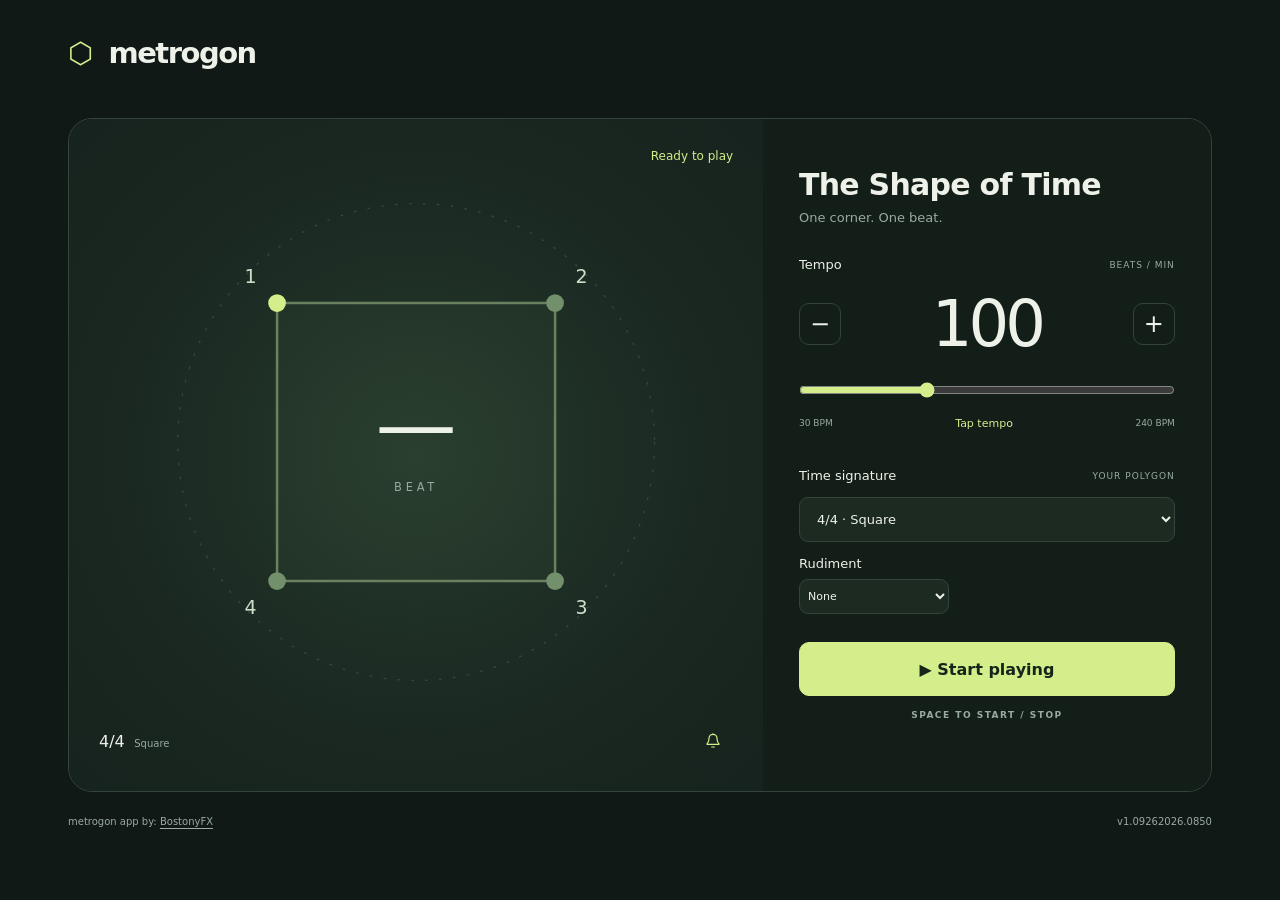
<file: index.html>
<!doctype html>
<html lang="en">
<head>
  <meta charset="utf-8">
  <meta name="viewport" content="width=device-width,initial-scale=1,viewport-fit=cover">
  <meta name="theme-color" content="#111917">
  <meta name="description" content="See your rhythm. A polygon metronome for focused practice.">
  <link rel="manifest" href="manifest.webmanifest">
  <link rel="icon" href="icon.svg" type="image/svg+xml">
  <link rel="apple-touch-icon" href="icon-180.png">
  <link rel="stylesheet" href="styles.css">
  <title>Metrogon — See your rhythm</title>
  <script src="version.js" defer></script>
  <script src="samples.js" defer></script>
  <script src="app.js" defer></script>
</head>
<body>
  <main>
    <header><a class="brand" href="./"><span>⬡</span> metrogon</a></header>
    <section class="workspace" aria-label="Metronome">
      <div class="stage">
        <div class="stage-top"><span id="status">Ready to play</span></div>
        <svg id="visual" viewBox="0 0 500 440" role="img" aria-label="Four beats arranged in a square"></svg>
        <div class="stage-bottom"><span><strong id="meter-label">4/4</strong> <span id="shape-label">Square</span></span><button id="open-sounds" type="button" aria-label="Configure beat sounds" aria-haspopup="dialog" title="Beat sounds"><svg viewBox="0 0 24 24" width="16" height="16" aria-hidden="true"><path d="M18 8a6 6 0 0 0-12 0c0 7-3 7-3 9h18c0-2-3-2-3-9M10 21h4M12 2V1" fill="none" stroke="currentColor" stroke-width="1.8" stroke-linecap="round" stroke-linejoin="round"/></svg></button></div>
      </div>
      <aside>
        <h1>The Shape of Time</h1>
        <p class="intro">One corner. One beat.</p>
        <label class="field-label" for="tempo">Tempo <span>BEATS / MIN</span></label>
        <div class="tempo-control"><button id="slower" aria-label="Decrease tempo">−</button><input id="tempo" type="number" min="30" max="240" value="100" aria-label="Tempo in beats per minute"><button id="faster" aria-label="Increase tempo">+</button></div>
        <input id="tempo-slider" type="range" min="30" max="240" value="100" aria-label="Tempo slider">
        <div class="range-labels"><span>30 BPM</span><button id="tap">Tap tempo</button><span>240 BPM</span></div>
        <label class="field-label" for="meter">Time signature <span>YOUR POLYGON</span></label>
        <select id="meter"><option value="3">3/4 · Triangle</option><option value="4" selected>4/4 · Square</option><option value="5">5/4 · Pentagon</option><option value="6">6/4 · Hexagon</option><option value="7">7/4 · Heptagon</option><option value="8">8/4 · Octagon</option></select>
        <label class="field-label rudiment-label" for="rudiment">Rudiment</label>
        <div class="rudiment-controls"><select id="rudiment"><option value="none">None</option><option value="single">Single stroke roll</option><option value="double">Double stroke roll</option><option value="triple">Triple stroke roll</option><option value="triplets">Triplets</option><option value="paradiddle">Paradiddle</option><option value="double-paradiddle">Double paradiddle</option><option value="triple-paradiddle">Triple paradiddle</option></select><button id="reverse" type="button" aria-pressed="false" title="Swap left and right sticking" hidden>Reverse</button></div>
        <button id="play" class="primary">▶ Start playing</button>
        <p class="shortcut">SPACE TO START / STOP</p>
        <p id="message" role="status"></p>
      </aside>
    </section>
    <footer><span>metrogon app by: <a href="https://www.instagram.com/tony_bostony/" target="_blank" rel="noopener noreferrer">BostonyFX</a></span><span id="app-version" aria-label="App version"></span></footer>
  </main>
  <dialog id="sound-dialog" aria-labelledby="sound-title">
    <div class="sound-dialog-header"><h2 id="sound-title">Beat sounds</h2><button id="default-sounds" type="button" title="Restore cowbell on beat 1 and side-stick clicks on all other beats">Default</button><button id="close-sounds" type="button" aria-label="Close sound settings" autofocus>×</button></div>
    <div id="beat-sounds" class="beat-sounds" role="group" aria-label="Sound for each beat"></div>
    <div class="volume-row"><label for="volume">Volume</label><input id="volume" type="range" min="0" max="100" value="60"></div>
    <a class="sample-credits" href="sample-credits.html" target="_blank" rel="noopener">Sound credits</a>
  </dialog>
</body>
</html>
</file>
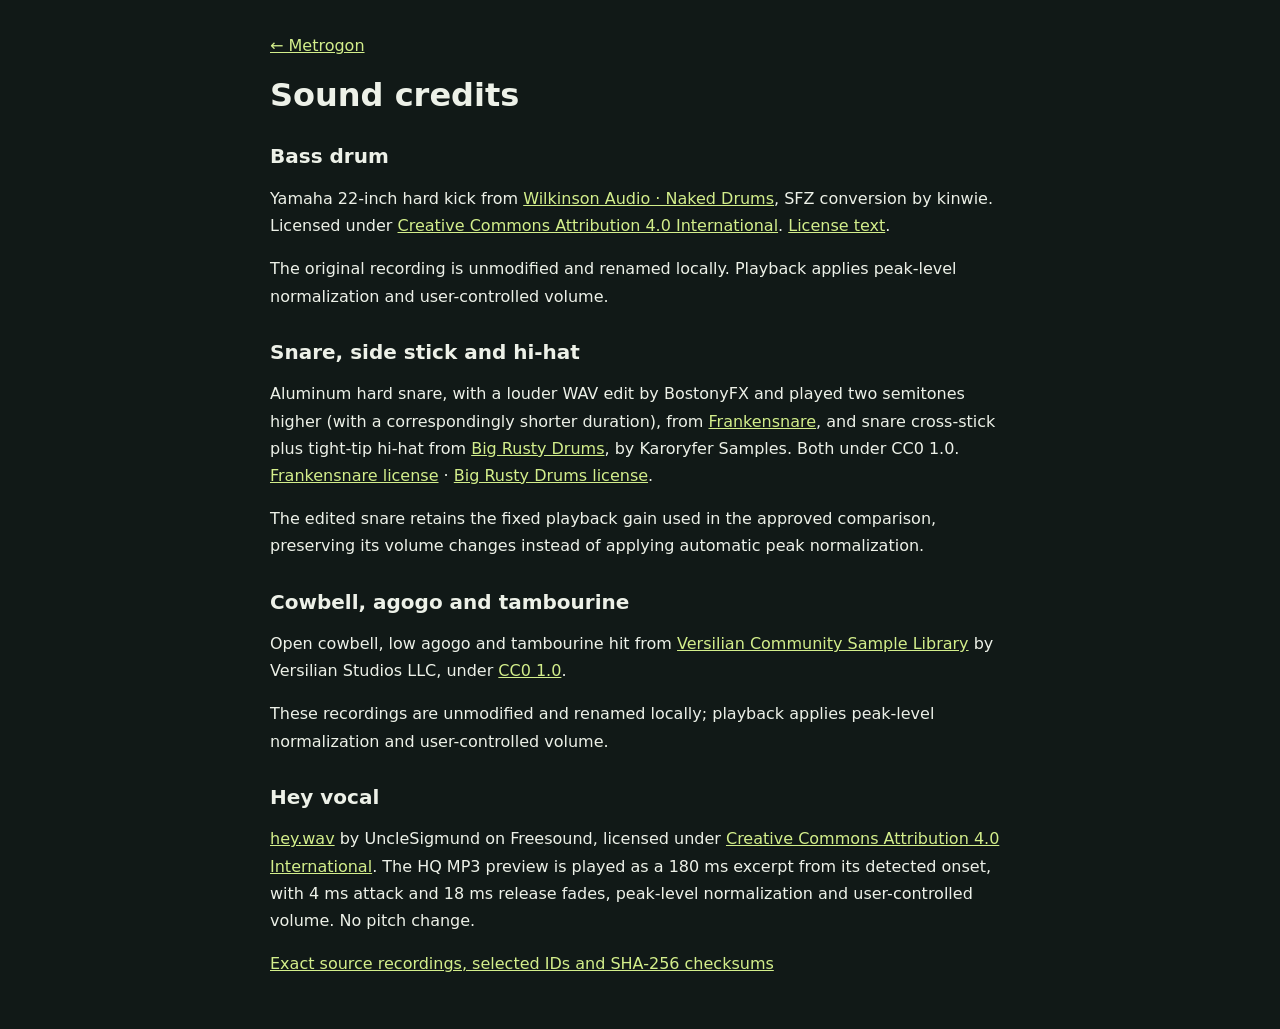
<file: sample-credits.html>
<!doctype html><html lang="en"><head><meta charset="utf-8"><meta name="viewport" content="width=device-width,initial-scale=1"><title>Metrogon · Sound credits</title><style>:root{color-scheme:dark;font-family:system-ui;background:#111917;color:#edf1e8}main{max-width:740px;margin:auto;padding:28px}a{color:#d3ee8b}p,li{line-height:1.7}h2{margin-top:30px;font-size:20px}</style></head><body><main><a href="./">← Metrogon</a><h1>Sound credits</h1><h2>Bass drum</h2><p>Yamaha 22-inch hard kick from <a href="https://github.com/sfzinstruments/WilkinsonAudio.NakedDrums">Wilkinson Audio · Naked Drums</a>, SFZ conversion by kinwie. Licensed under <a href="https://creativecommons.org/licenses/by/4.0/">Creative Commons Attribution 4.0 International</a>. <a href="samples/NakedDrums-LICENSE.txt">License text</a>.</p><p>The original recording is unmodified and renamed locally. Playback applies peak-level normalization and user-controlled volume.</p><h2>Snare, side stick and hi-hat</h2><p>Aluminum hard snare, with a louder WAV edit by BostonyFX and played two semitones higher (with a correspondingly shorter duration), from <a href="https://github.com/sfzinstruments/karoryfer.frankensnare">Frankensnare</a>, and snare cross-stick plus tight-tip hi-hat from <a href="https://github.com/sfzinstruments/karoryfer.big-rusty-drums">Big Rusty Drums</a>, by Karoryfer Samples. Both under CC0 1.0. <a href="samples/Frankensnare-LICENSE.txt">Frankensnare license</a> · <a href="samples/Big-Rusty-Drums-LICENSE.txt">Big Rusty Drums license</a>.</p><p>The edited snare retains the fixed playback gain used in the approved comparison, preserving its volume changes instead of applying automatic peak normalization.</p><h2>Cowbell, agogo and tambourine</h2><p>Open cowbell, low agogo and tambourine hit from <a href="https://github.com/sgossner/VCSL">Versilian Community Sample Library</a> by Versilian Studios LLC, under <a href="samples/CC0-1.0.txt">CC0 1.0</a>.</p><p>These recordings are unmodified and renamed locally; playback applies peak-level normalization and user-controlled volume.</p><h2>Hey vocal</h2><p><a href="https://freesound.org/people/UncleSigmund/sounds/30989/">hey.wav</a> by UncleSigmund on Freesound, licensed under <a href="https://creativecommons.org/licenses/by/4.0/">Creative Commons Attribution 4.0 International</a>. The HQ MP3 preview is played as a 180 ms excerpt from its detected onset, with 4 ms attack and 18 ms release fades, peak-level normalization and user-controlled volume. No pitch change.</p><p><a href="samples/sources.json">Exact source recordings, selected IDs and SHA-256 checksums</a></p></main></body></html>
</file>
<file: styles.css>
:root{color-scheme:dark;font-family:system-ui,-apple-system,BlinkMacSystemFont,"Segoe UI",sans-serif;background:#111917;color:#edf1e8;--muted:#98aaa1;--accent:#d3ee8b;--line:#33443b}*{box-sizing:border-box}body{margin:0}main{max-width:1240px;margin:auto;padding:36px 48px}header{display:flex;align-items:center;justify-content:space-between;margin-bottom:48px}.brand{font-size:29px;font-weight:750;letter-spacing:-1.5px;color:inherit;text-decoration:none}.brand span{color:var(--accent);margin-right:8px}.tagline,.eyebrow,.shortcut{font-size:10px;letter-spacing:2px;font-weight:650;color:var(--muted)}.workspace{display:grid;grid-template-columns:1.55fr 1fr;border:1px solid var(--line);border-radius:24px;overflow:hidden}.stage{background:radial-gradient(ellipse at center,#263a2d 0%,#1a2821 60%,#17231e 100%);display:flex;flex-direction:column;min-height:600px;padding:30px}.stage-top,.stage-bottom{display:flex;justify-content:space-between;gap:16px;align-items:center}.stage-top #status{font-size:12px;color:var(--accent)}#visual{width:100%;flex:1;min-height:300px;overflow:visible}.stage-bottom{font-size:11px;color:var(--muted)}.stage-bottom strong{font-size:28px;color:#edf1e8;margin-right:12px;font-weight:500}.stage-bottom #shape-label{font-size:13px}aside{padding:36px;background:#141e19}h1{font-size:30px;letter-spacing:-1px;margin:12px 0 8px}.intro{color:var(--muted);font-size:13px;margin:0 0 32px}.field-label{display:flex;justify-content:space-between;align-items:center;font-size:13px;margin:24px 0 14px}.field-label span{font-size:9px;color:var(--muted);letter-spacing:1px}button,input,select{font:inherit}button,select{cursor:pointer}button{border:1px solid var(--line);border-radius:10px;background:transparent;color:inherit;min-height:42px}button:hover{background:#293b2e}button:focus-visible,input:focus-visible,select:focus-visible,summary:focus-visible{outline:2px solid var(--accent);outline-offset:4px}.tempo-control{display:flex;align-items:center;justify-content:space-between}.tempo-control button{width:42px;font-size:24px}.tempo-control input{width:150px;text-align:center;border:0;background:transparent;color:inherit;font-size:64px;font-weight:500;letter-spacing:-4px;appearance:textfield}.tempo-control input::-webkit-inner-spin-button{appearance:none}input[type=range]{width:100%;accent-color:var(--accent);cursor:pointer;margin:20px 0 0}.range-labels{display:flex;align-items:center;justify-content:space-between;color:var(--muted);font-size:9px}.range-labels button{font-size:11px;border:0;color:var(--accent)}select{width:100%;padding:13px;background:#1c2a22;border:1px solid var(--line);border-radius:9px;color:inherit;font-size:13px}.primary{width:100%;margin-top:28px;background:var(--accent);border-color:var(--accent);color:#17241a;font-weight:700;height:54px}.primary:hover{background:#e1f7ab}.shortcut{text-align:center;font-size:9px;letter-spacing:1.5px;margin:14px 0 26px}details{border-top:1px solid var(--line);padding-top:20px}summary{cursor:pointer;font-size:12px;list-style:none;display:flex;justify-content:space-between}.sound-fields{display:grid;grid-template-columns:1fr 1.4fr;gap:12px;align-items:center;padding-top:20px;font-size:12px}.sound-fields input{margin:0}#message{font-size:12px;color:var(--accent)}#message:empty{display:none}footer{display:flex;justify-content:space-between;color:var(--muted);font-size:10px;margin-top:24px}svg text{font-family:inherit} @media(max-width:760px){main{padding:22px 18px}header{margin-bottom:26px}.tagline{font-size:8px}.workspace{grid-template-columns:1fr}.stage{min-height:420px;padding:22px}#visual{max-height:360px}aside{padding:28px}.intro{margin-bottom:20px}footer{gap:24px;line-height:1.6}}@media(prefers-reduced-motion:reduce){*{scroll-behavior:auto}}
footer a{color:inherit;text-underline-offset:3px}footer a:hover{color:var(--accent)}
.stage-top{justify-content:flex-end}
aside{container-type:inline-size;min-width:0}aside h1{font-size:min(30px,8.5cqi);white-space:nowrap;letter-spacing:-.025em}
.beat-sounds{display:grid;grid-template-columns:repeat(2,minmax(0,1fr));gap:8px 12px;max-height:152px;overflow-y:auto;margin-top:14px;padding:4px}.beat-sound-row{display:flex;align-items:center;gap:7px;min-width:0}.beat-dot{display:grid;place-items:center;flex:0 0 22px;height:22px;border-radius:50%;background:#42a5ff;color:#111917;font-size:11px;font-weight:700}.beat-dot.downbeat{background:#58f58a}.beat-sound-row select{min-width:0;padding:7px 3px;font-size:11px;border-radius:6px}.volume-row{display:flex;align-items:center;gap:16px;font-size:11px;margin-top:12px}.volume-row input{margin:0} @container(max-width:260px){.beat-sounds{grid-template-columns:1fr}}
.field-label.rudiment-label{margin:14px 0 8px}#rudiment{padding:9px 12px}
.rudiment-controls{display:flex;align-items:center;gap:8px;flex-wrap:nowrap}.rudiment-controls #rudiment{width:150px;flex:0 1 150px;min-width:0;font-size:11px;padding:9px 4px}#reverse{flex:0 0 auto;min-height:36px;padding:0 8px;font-size:11px}#reverse[aria-pressed=true]{background:var(--accent);color:#17241a;border-color:var(--accent)}#reverse[hidden]{display:none}
/* Fit phone controls to the usable viewport, including browser bars and notches. */
@media (max-width:760px), (max-height:540px) and (orientation:landscape){
  main{height:100svh;height:100dvh;min-height:520px;max-width:1240px;padding:max(8px,env(safe-area-inset-top)) max(10px,env(safe-area-inset-right)) max(6px,env(safe-area-inset-bottom)) max(10px,env(safe-area-inset-left));display:grid;grid-template-rows:auto minmax(0,1fr) auto;gap:6px}
  header{margin:0}.brand{font-size:22px;line-height:26px}
  .workspace{grid-template-columns:minmax(0,1fr);grid-template-rows:minmax(130px,1fr) auto;border-radius:16px;min-height:0}
  .stage{position:relative;min-height:0;padding:8px 12px;overflow:hidden}
  .stage-top{position:absolute;right:12px;top:8px;z-index:1}.stage-top #status{font-size:10px}
  #visual{flex:1;min-height:0;max-height:none;height:100%;width:100%;overflow:hidden}
  .stage-bottom{position:absolute;bottom:8px;left:12px;pointer-events:none}.stage-bottom strong{font-size:18px;margin-right:6px}.stage-bottom #shape-label{font-size:10px}
  aside{padding:10px 12px;display:grid;grid-template-columns:90px minmax(0,1fr);gap:5px 8px;align-content:center;align-items:center;position:relative}
  aside h1{grid-column:1/-1;font-size:clamp(18px,6cqi,24px);margin:0;line-height:1.1}
  .intro{grid-column:1/-1;font-size:10px;margin:0 0 2px}
  .field-label,.field-label.rudiment-label{font-size:11px;margin:0}.field-label span{display:none}
  label[for=tempo]{grid-column:1}.tempo-control{grid-column:2;gap:6px}.tempo-control input{font-size:36px;letter-spacing:-1px;width:90px;min-width:0;line-height:1}.tempo-control button{min-height:36px;width:36px;font-size:22px}
  #tempo-slider{grid-column:1/-1;margin:0;height:24px}.range-labels{grid-column:1/-1;height:26px}.range-labels button{min-height:28px;padding:0 12px}
  #meter{grid-column:2}select{font-size:12px;padding:8px;min-height:36px}
  .rudiment-controls{grid-column:2;gap:5px}.rudiment-controls #rudiment{flex:1 1 0;width:0;font-size:11px;padding:8px 3px}#reverse{padding:0 6px;min-height:36px;font-size:10px}
  .primary{grid-column:1/-1;margin:3px 0 0;height:42px;min-height:42px;font-size:14px}.shortcut{display:none}
  details{grid-column:1/-1;padding:0;border:0}summary{min-height:32px;align-items:center;font-size:11px}
  details[open]{position:absolute;z-index:5;inset:auto 0 0;background:#19291f;border:1px solid var(--line);border-radius:12px;padding:10px 12px;box-shadow:0 -8px 30px #0006}
  details[open] summary{border-bottom:1px solid var(--line);margin-bottom:6px}details[open] summary span{font-size:0}details[open] summary span::after{content:'Close ×';font-size:12px}
  .beat-sounds{grid-template-columns:repeat(2,minmax(0,1fr));max-height:min(180px,45dvh);margin:0;gap:6px 10px}.beat-sound-row select{min-height:36px}.volume-row{margin-top:6px;min-height:30px}
  #message{grid-column:1/-1;margin:0;font-size:10px}
  footer{margin:0;gap:8px;font-size:8px;line-height:1.2;align-items:center}
}
@media (orientation:landscape) and (max-height:540px){
  main{min-height:300px;gap:3px;padding-top:max(4px,env(safe-area-inset-top));padding-bottom:max(4px,env(safe-area-inset-bottom))}
  header .brand{font-size:18px;line-height:20px}
  .workspace{grid-template-columns:minmax(0,1fr) minmax(280px,46%);grid-template-rows:minmax(0,1fr)}
  aside{padding:6px 10px;gap:3px 7px;grid-template-columns:78px minmax(0,1fr)}
  aside h1{font-size:clamp(16px,6cqi,22px)}.intro{display:none}
  .tempo-control input{font-size:30px}.tempo-control button{min-height:32px;height:32px}
  #tempo-slider{height:18px}.range-labels{height:22px}.range-labels button{min-height:24px}
  select,.rudiment-controls #rudiment{min-height:32px;padding-top:5px;padding-bottom:5px}#reverse{min-height:32px}
  .primary{height:36px;min-height:36px;margin:0}summary{min-height:26px}
}
.stage-bottom{pointer-events:auto;right:12px}#open-sounds{display:grid;place-items:center;flex:0 0 40px;width:40px;height:40px;min-height:40px;color:var(--accent);border-radius:50%}
#sound-dialog{width:min(340px,calc(100vw - 24px));max-height:calc(100dvh - 24px);margin:auto;padding:16px;background:#19291f;color:#edf1e8;border:1px solid var(--line);border-radius:16px;box-shadow:0 16px 60px #0008;overflow:auto}
#sound-dialog::backdrop{background:#07100bb3}.sound-dialog-header{display:flex;align-items:center;justify-content:space-between;gap:16px;margin-bottom:10px}.sound-dialog-header h2{font-size:16px;margin:0;font-weight:600}#close-sounds{font-size:24px;width:36px;min-height:36px;height:36px}
#sound-dialog .beat-sounds{grid-template-columns:repeat(2,minmax(0,1fr));max-height: min(200px,55dvh);margin:0;gap:8px}#sound-dialog .beat-sound-row select{min-height:36px}#sound-dialog .volume-row{margin-top:12px;min-height:32px}#sound-dialog .volume-row input{margin:0}
.stage-bottom strong{font-size:16px;margin-right:6px}.stage-bottom #shape-label{font-size:10px}#open-sounds{border-color:transparent;background:transparent}#open-sounds:hover{background:#293b2e}
#default-sounds{margin-left:auto;min-height:32px;padding:0 10px;font-size:11px}.sound-dialog-header{gap:8px}
.sample-credits{display:inline-block;margin-top:10px;font-size:11px;color:var(--muted);text-underline-offset:3px}
</file>
